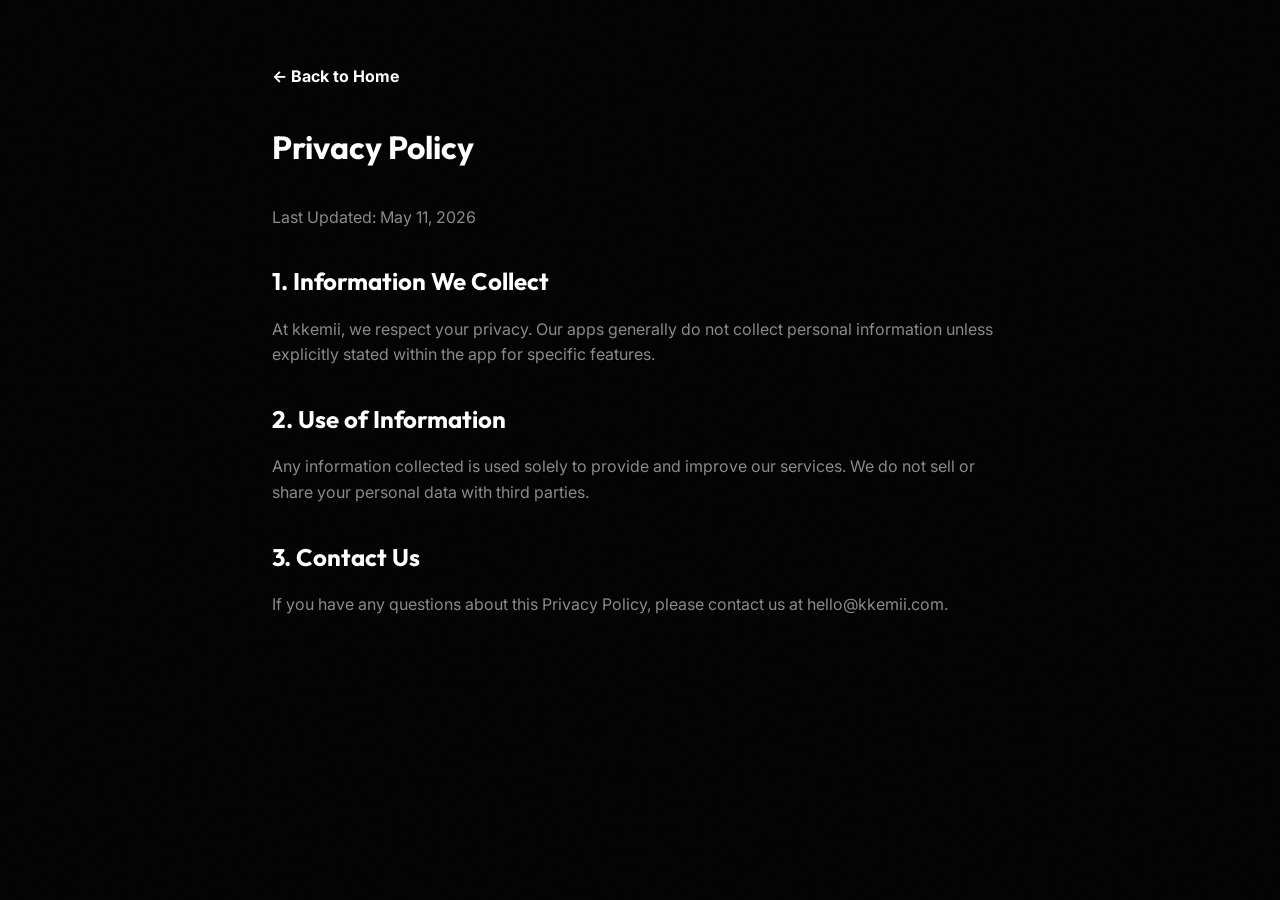
<file: privacy.html>
<!DOCTYPE html>
<html lang="ko">
<head>
    <meta charset="UTF-8">
    <meta name="viewport" content="width=device-width, initial-scale=1.0">
    <title>Privacy Policy | kkemii</title>
    <link rel="preconnect" href="https://fonts.googleapis.com">
    <link rel="preconnect" href="https://fonts.gstatic.com" crossorigin>
    <link href="https://fonts.googleapis.com/css2?family=Inter:wght@400;700&family=Outfit:wght@400;700;900&display=swap" rel="stylesheet">
    <link rel="stylesheet" href="index.css?v=2.0.10">
    <link rel="icon" type="image/png" href="favicon.png?v=2.0.10">
    <link rel="apple-touch-icon" href="favicon.png?v=2.0.1">
    <style>
        body {
            padding: 4rem 2rem;
            max-width: 800px;
            margin: 0 auto;
            line-height: 1.6;
        }
        h1 { margin-bottom: 2rem; color: var(--text-primary); }
        h2 { margin-top: 2rem; margin-bottom: 1rem; color: var(--text-primary); }
        p { color: var(--text-secondary); margin-bottom: 1rem; }
        .back-link {
            display: inline-block;
            margin-bottom: 2rem;
            color: var(--text-primary);
            text-decoration: none;
            font-weight: 700;
        }
    </style>
</head>
<body>
    <a href="/" class="back-link">← Back to Home</a>
    <h1>Privacy Policy</h1>
    <p>Last Updated: May 11, 2026</p>
    
    <h2>1. Information We Collect</h2>
    <p>At kkemii, we respect your privacy. Our apps generally do not collect personal information unless explicitly stated within the app for specific features.</p>
    
    <h2>2. Use of Information</h2>
    <p>Any information collected is used solely to provide and improve our services. We do not sell or share your personal data with third parties.</p>
    
    <h2>3. Contact Us</h2>
    <p>If you have any questions about this Privacy Policy, please contact us at hello@kkemii.com.</p>
</body>
</html>
</file>
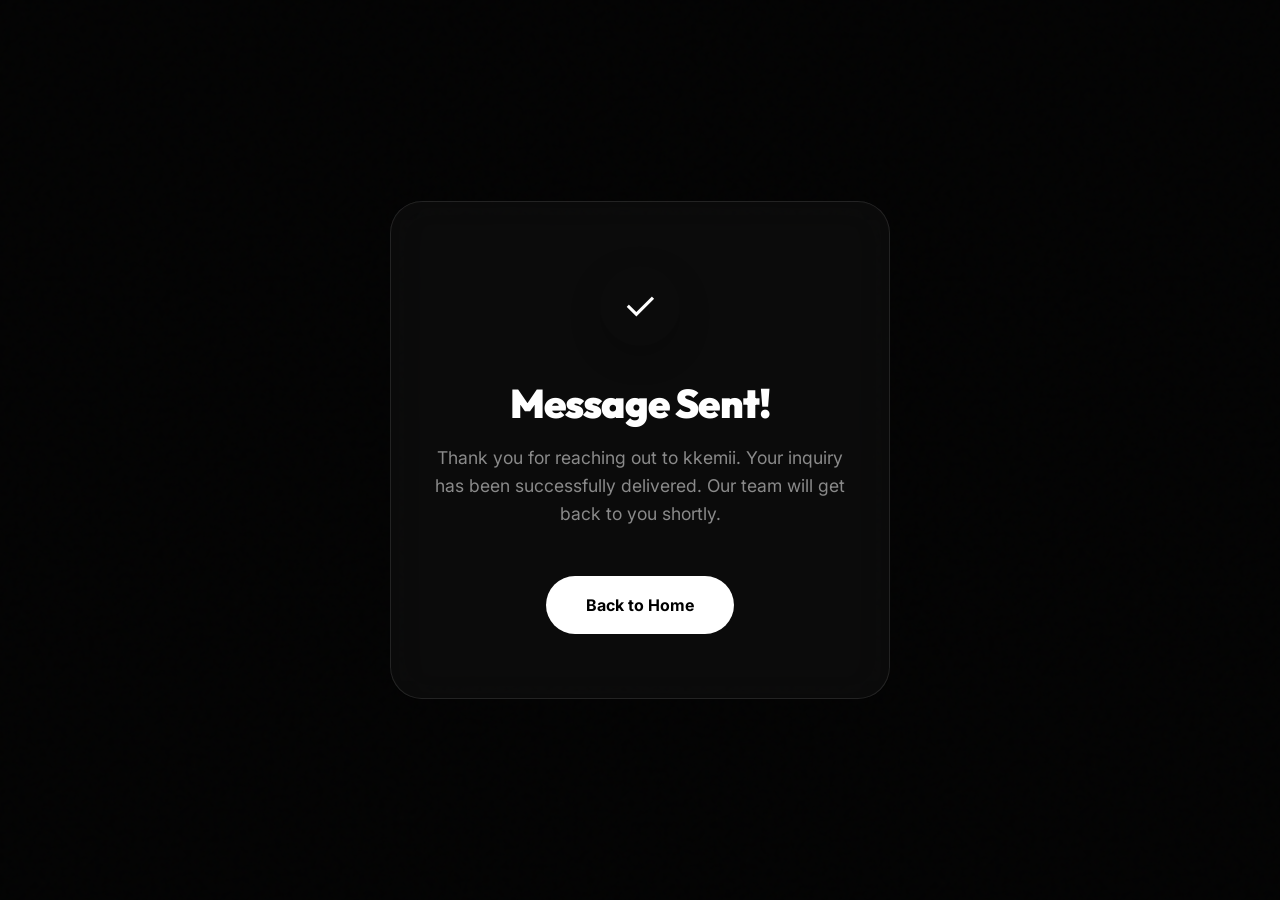
<file: success.html>
<!DOCTYPE html>
<html lang="ko">

<head>
    <meta charset="UTF-8">
    <meta name="viewport" content="width=device-width, initial-scale=1.0">
    <title>Message Sent | kkemii</title>
    <link rel="preconnect" href="https://fonts.googleapis.com">
    <link rel="preconnect" href="https://fonts.gstatic.com" crossorigin>
    <link href="https://fonts.googleapis.com/css2?family=Inter:wght@400;700;900&family=Outfit:wght@400;700;900&display=swap"
        rel="stylesheet">
    <link rel="stylesheet" href="index.css?v=2.0.10">
    <link rel="icon" type="image/png" href="favicon.png?v=2.0.10">
    <style>
        body {
            display: flex;
            align-items: center;
            justify-content: center;
            min-height: 100vh;
            margin: 0;
            background-color: var(--bg-color);
            color: var(--text-primary);
            text-align: center;
            padding: 2rem;
        }

        .success-container {
            max-width: 500px;
            padding: 4rem 2rem;
            background: rgba(255, 255, 255, 0.03);
            border: 1px solid rgba(255, 255, 255, 0.1);
            border-radius: 2rem;
            backdrop-filter: blur(20px);
            animation: fadeIn 0.8s ease-out;
        }

        @keyframes fadeIn {
            from { opacity: 0; transform: translateY(20px); }
            to { opacity: 1; transform: translateY(0); }
        }

        .success-icon {
            width: 80px;
            height: 80px;
            background: var(--accent-color);
            color: white;
            border-radius: 50%;
            display: flex;
            align-items: center;
            justify-content: center;
            font-size: 2.5rem;
            margin: 0 auto 2rem;
            box-shadow: 0 10px 30px rgba(0, 0, 0, 0.3);
        }

        h1 {
            font-family: 'Outfit', sans-serif;
            font-weight: 900;
            font-size: 2.5rem;
            margin-bottom: 1rem;
            letter-spacing: -0.02em;
        }

        p {
            color: var(--text-secondary);
            font-size: 1.1rem;
            margin-bottom: 3rem;
            line-height: 1.6;
        }

        .home-btn {
            display: inline-block;
            padding: 1.2rem 2.5rem;
            background: white;
            color: black;
            text-decoration: none;
            font-weight: 700;
            border-radius: 3rem;
            transition: all 0.3s ease;
        }

        .home-btn:hover {
            transform: translateY(-5px);
            box-shadow: 0 10px 25px rgba(255, 255, 255, 0.2);
        }
    </style>
</head>

<body>
    <div class="success-container">
        <div class="success-icon">✓</div>
        <h1>Message Sent!</h1>
        <p>Thank you for reaching out to kkemii. Your inquiry has been successfully delivered. Our team will get back to you shortly.</p>
        <a href="index.html" class="home-btn">Back to Home</a>
    </div>
</body>

</html>
</file>
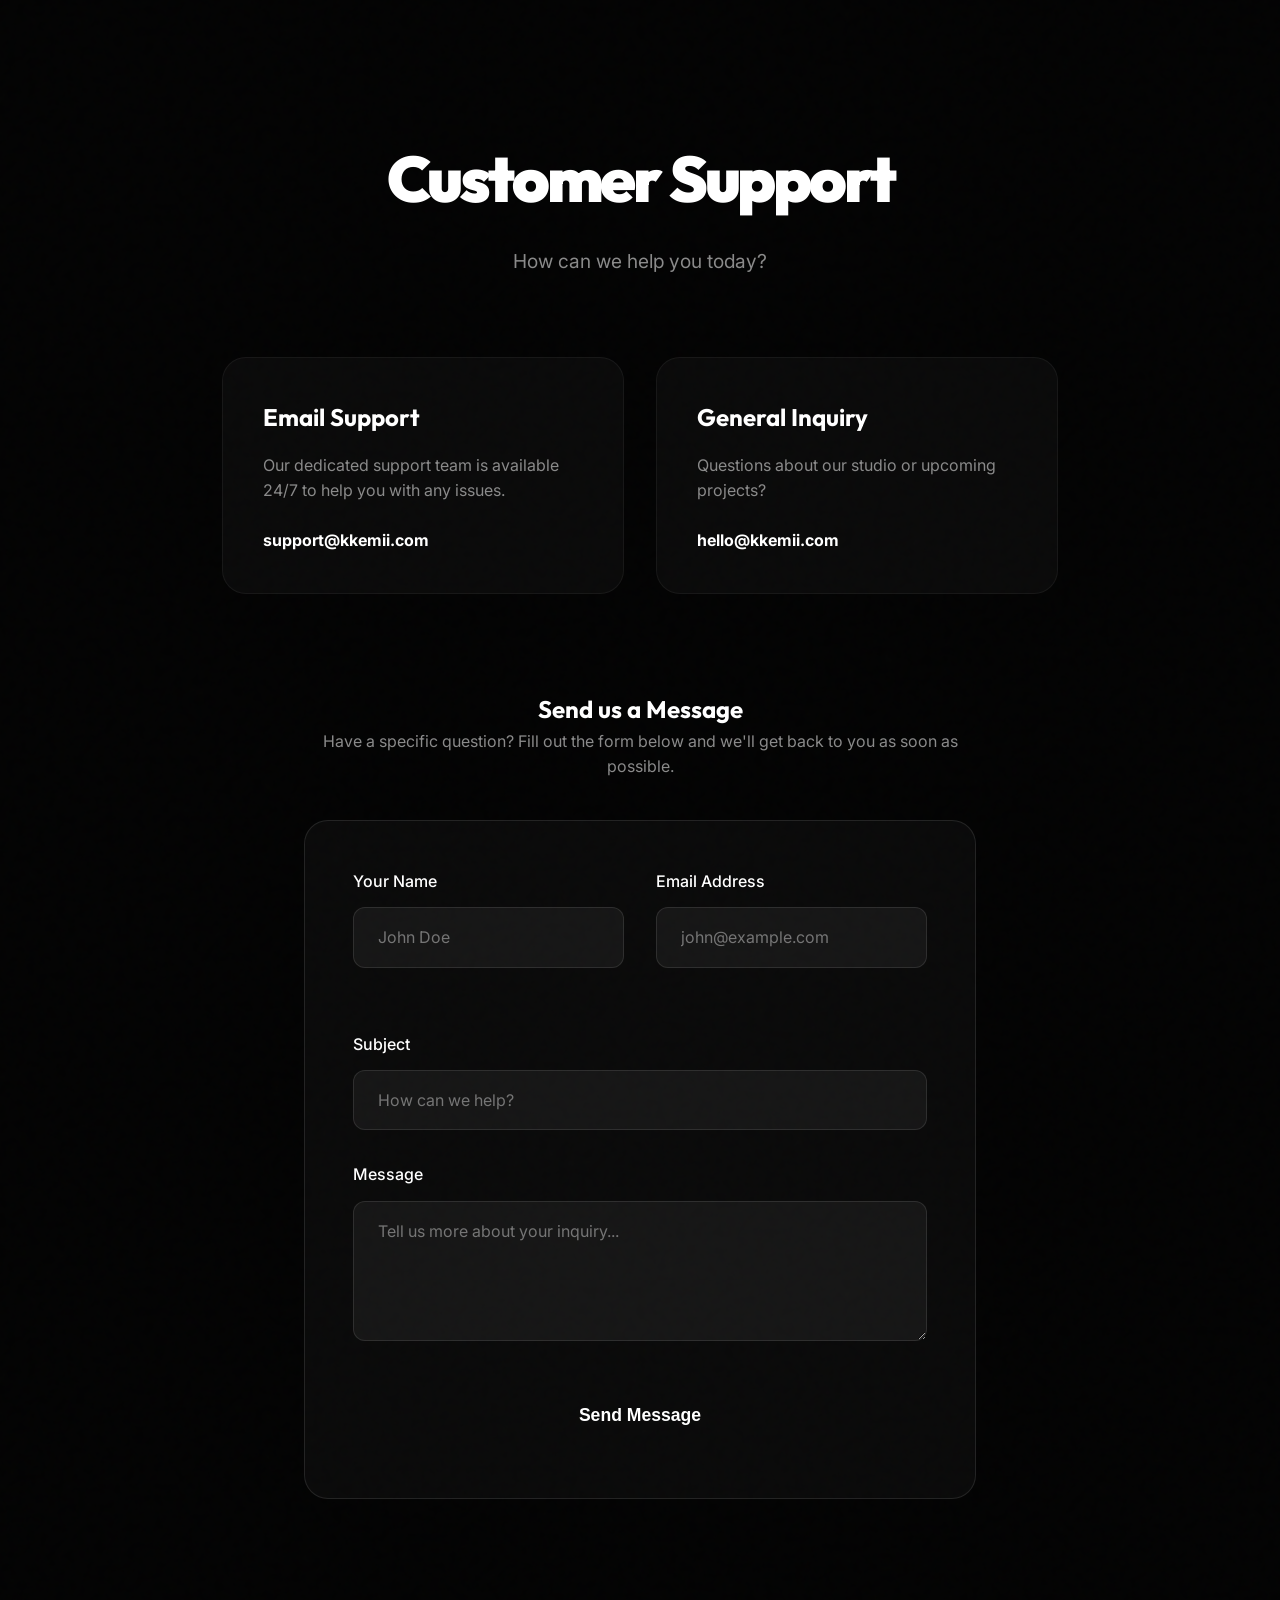
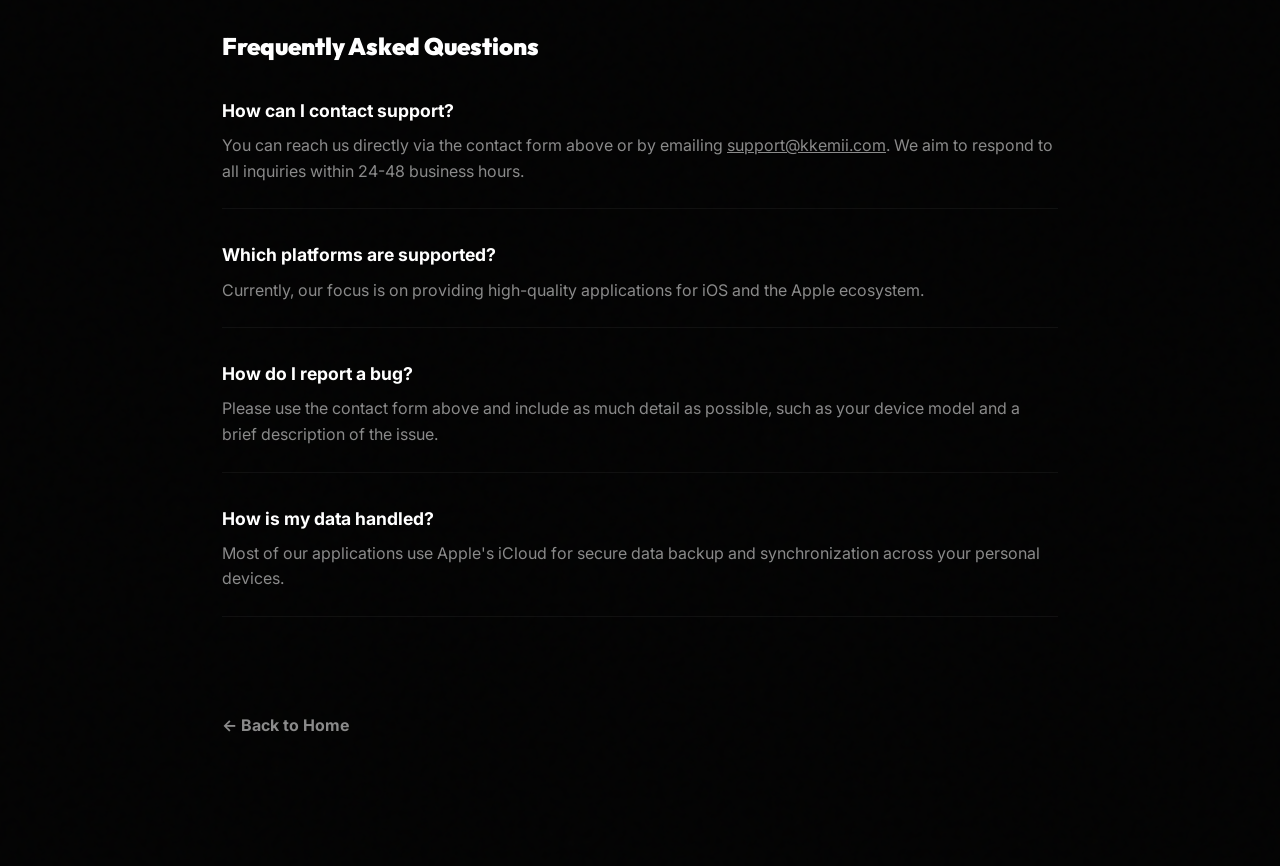
<file: support.html>
<!DOCTYPE html>
<html lang="ko">

<head>
    <meta charset="UTF-8">
    <meta name="viewport" content="width=device-width, initial-scale=1.0">
    <meta http-equiv="Cache-Control" content="no-cache, no-store, must-revalidate">
    <meta http-equiv="Pragma" content="no-cache">
    <meta http-equiv="Expires" content="0">
    <title>Customer Support | kkemii</title>
    <link rel="preconnect" href="https://fonts.googleapis.com">
    <link rel="preconnect" href="https://fonts.gstatic.com" crossorigin>
    <link href="https://fonts.googleapis.com/css2?family=Inter:wght@400;700&family=Outfit:wght@400;700;900&display=swap"
        rel="stylesheet">
    <link rel="stylesheet" href="index.css?v=2.0.10">
    <link rel="icon" type="image/png" href="favicon.png?v=2.0.10">
    <link rel="apple-touch-icon" href="favicon.png?v=2.0.1">
    <style>
        body {
            padding: 8rem 2rem;
            max-width: 900px;
            margin: 0 auto;
            line-height: 1.6;
            background-color: var(--bg-color);
            color: var(--text-primary);
        }

        .support-header {
            text-align: center;
            margin-bottom: 5rem;
        }

        .support-header h1 {
            font-size: clamp(2.5rem, 6vw, 4rem);
            font-weight: 900;
            margin-bottom: 1rem;
            letter-spacing: -0.05em;
        }

        .support-header p {
            color: var(--text-secondary);
            font-size: 1.2rem;
        }

        .support-grid {
            display: grid;
            grid-template-columns: repeat(auto-fit, minmax(280px, 1fr));
            gap: 2rem;
            margin-bottom: 5rem;
        }

        .support-card {
            background: rgba(255, 255, 255, 0.03);
            border: 1px solid rgba(255, 255, 255, 0.05);
            padding: 2.5rem;
            border-radius: 24px;
        }

        .support-card h3 {
            font-size: 1.5rem;
            margin-bottom: 1rem;
            color: var(--text-primary);
        }

        .support-card p {
            color: var(--text-secondary);
            margin-bottom: 1.5rem;
        }

        .support-link {
            color: var(--text-primary);
            text-decoration: none;
            font-weight: 700;
            border-bottom: 2px solid var(--text-gradient);
            padding-bottom: 2px;
        }

        .faq-section h2 {
            margin-bottom: 2rem;
            font-weight: 900;
        }

        .faq-item {
            margin-bottom: 2rem;
            border-bottom: 1px solid rgba(255, 255, 255, 0.05);
            padding-bottom: 1.5rem;
        }

        .faq-item h4 {
            font-size: 1.1rem;
            margin-bottom: 0.5rem;
            color: var(--text-primary);
        }

        .faq-item p {
            color: var(--text-secondary);
        }

        .back-home {
            display: inline-block;
            margin-top: 4rem;
            color: var(--text-secondary);
            text-decoration: none;
            font-weight: 700;
            transition: color 0.3s ease;
        }

        .back-home:hover {
            color: var(--text-primary);
        }
    </style>
</head>

<body>
    <div class="support-header">
        <h1>Customer Support</h1>
        <p>How can we help you today?</p>
    </div>

    <div class="support-grid">
        <div class="support-card">
            <h3>Email Support</h3>
            <p>Our dedicated support team is available 24/7 to help you with any issues.</p>
            <a href="mailto:support@kkemii.com" class="support-link">support@kkemii.com</a>
        </div>
        <div class="support-card">
            <h3>General Inquiry</h3>
            <p>Questions about our studio or upcoming projects?</p>
            <a href="mailto:hello@kkemii.com" class="support-link">hello@kkemii.com</a>
        </div>
    </div>

    <section class="contact-form-section">
        <h2>Send us a Message</h2>
        <p style="color: var(--text-secondary); margin-bottom: 2.5rem;">Have a specific question? Fill out the form
            below and we'll get back to you as soon as possible.</p>

        <form action="https://aged-dust-94c6.le-go0070.workers.dev" method="POST" class="contact-form">
            <div class="form-row">
                <div class="form-group">
                    <label for="name">Your Name</label>
                    <input type="text" id="name" name="name" placeholder="John Doe" required>
                </div>
                <div class="form-group">
                    <label for="email">Email Address</label>
                    <input type="email" id="email" name="_replyto" placeholder="john@example.com" required>
                </div>
            </div>
            <div class="form-group">
                <label for="subject">Subject</label>
                <input type="text" id="subject" name="subject" placeholder="How can we help?" required>
            </div>
            <div class="form-group">
                <label for="message">Message</label>
                <textarea id="message" name="message" rows="5" placeholder="Tell us more about your inquiry..."
                    required></textarea>
            </div>
            <!-- Honeypot field for bot protection -->
            <div style="display:none;">
                <label>Leave this field blank</label>
                <input type="text" name="honeypot" value="">
            </div>
            <button type="submit" class="submit-btn">Send Message</button>
        </form>
    </section>

    <section class="faq-section" style="margin-top: 8rem;">
        <h2>Frequently Asked Questions</h2>
        <div class="faq-item">
            <h4>How can I contact support?</h4>
            <p>You can reach us directly via the contact form above or by emailing <a href="mailto:support@kkemii.com" style="color: inherit;">support@kkemii.com</a>. We aim to respond to all inquiries within 24-48 business hours.</p>
        </div>
        <div class="faq-item">
            <h4>Which platforms are supported?</h4>
            <p>Currently, our focus is on providing high-quality applications for iOS and the Apple ecosystem.</p>
        </div>
        <div class="faq-item">
            <h4>How do I report a bug?</h4>
            <p>Please use the contact form above and include as much detail as possible, such as your device model and a brief description of the issue.</p>
        </div>
        <div class="faq-item">
            <h4>How is my data handled?</h4>
            <p>Most of our applications use Apple's iCloud for secure data backup and synchronization across your personal devices.</p>
        </div>
    </section>

    <a href="index.html" class="back-home">← Back to Home</a>
</body>

</html>
</file>
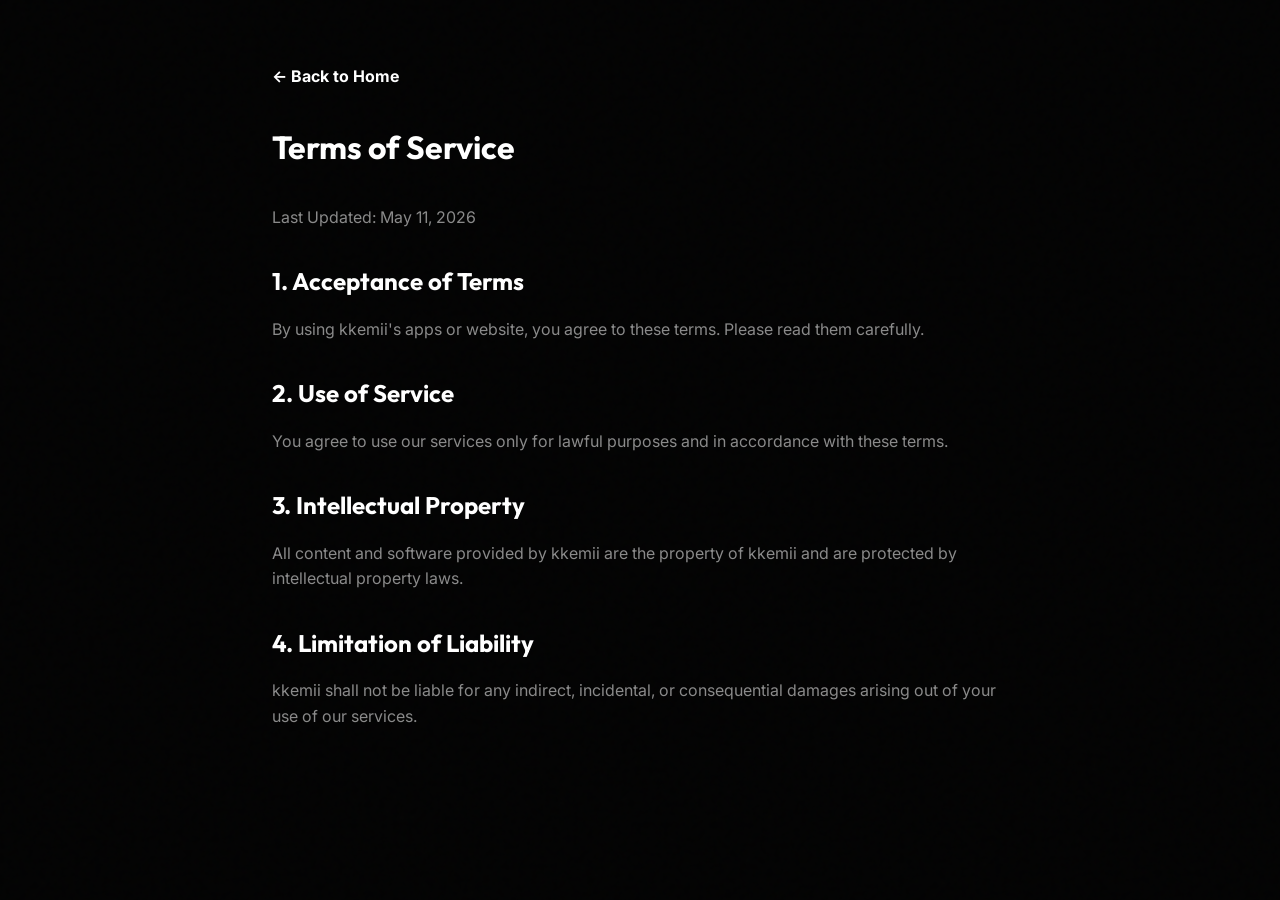
<file: terms.html>
<!DOCTYPE html>
<html lang="ko">
<head>
    <meta charset="UTF-8">
    <meta name="viewport" content="width=device-width, initial-scale=1.0">
    <title>Terms of Service | kkemii</title>
    <link rel="preconnect" href="https://fonts.googleapis.com">
    <link rel="preconnect" href="https://fonts.gstatic.com" crossorigin>
    <link href="https://fonts.googleapis.com/css2?family=Inter:wght@400;700&family=Outfit:wght@400;700;900&display=swap" rel="stylesheet">
    <link rel="stylesheet" href="index.css?v=2.0.10">
    <link rel="icon" type="image/png" href="favicon.png?v=2.0.10">
    <link rel="apple-touch-icon" href="favicon.png?v=2.0.1">
    <style>
        body {
            padding: 4rem 2rem;
            max-width: 800px;
            margin: 0 auto;
            line-height: 1.6;
        }
        h1 { margin-bottom: 2rem; color: var(--text-primary); }
        h2 { margin-top: 2rem; margin-bottom: 1rem; color: var(--text-primary); }
        p { color: var(--text-secondary); margin-bottom: 1rem; }
        .back-link {
            display: inline-block;
            margin-bottom: 2rem;
            color: var(--text-primary);
            text-decoration: none;
            font-weight: 700;
        }
    </style>
</head>
<body>
    <a href="/" class="back-link">← Back to Home</a>
    <h1>Terms of Service</h1>
    <p>Last Updated: May 11, 2026</p>
    
    <h2>1. Acceptance of Terms</h2>
    <p>By using kkemii's apps or website, you agree to these terms. Please read them carefully.</p>
    
    <h2>2. Use of Service</h2>
    <p>You agree to use our services only for lawful purposes and in accordance with these terms.</p>
    
    <h2>3. Intellectual Property</h2>
    <p>All content and software provided by kkemii are the property of kkemii and are protected by intellectual property laws.</p>
    
    <h2>4. Limitation of Liability</h2>
    <p>kkemii shall not be liable for any indirect, incidental, or consequential damages arising out of your use of our services.</p>
</body>
</html>
</file>
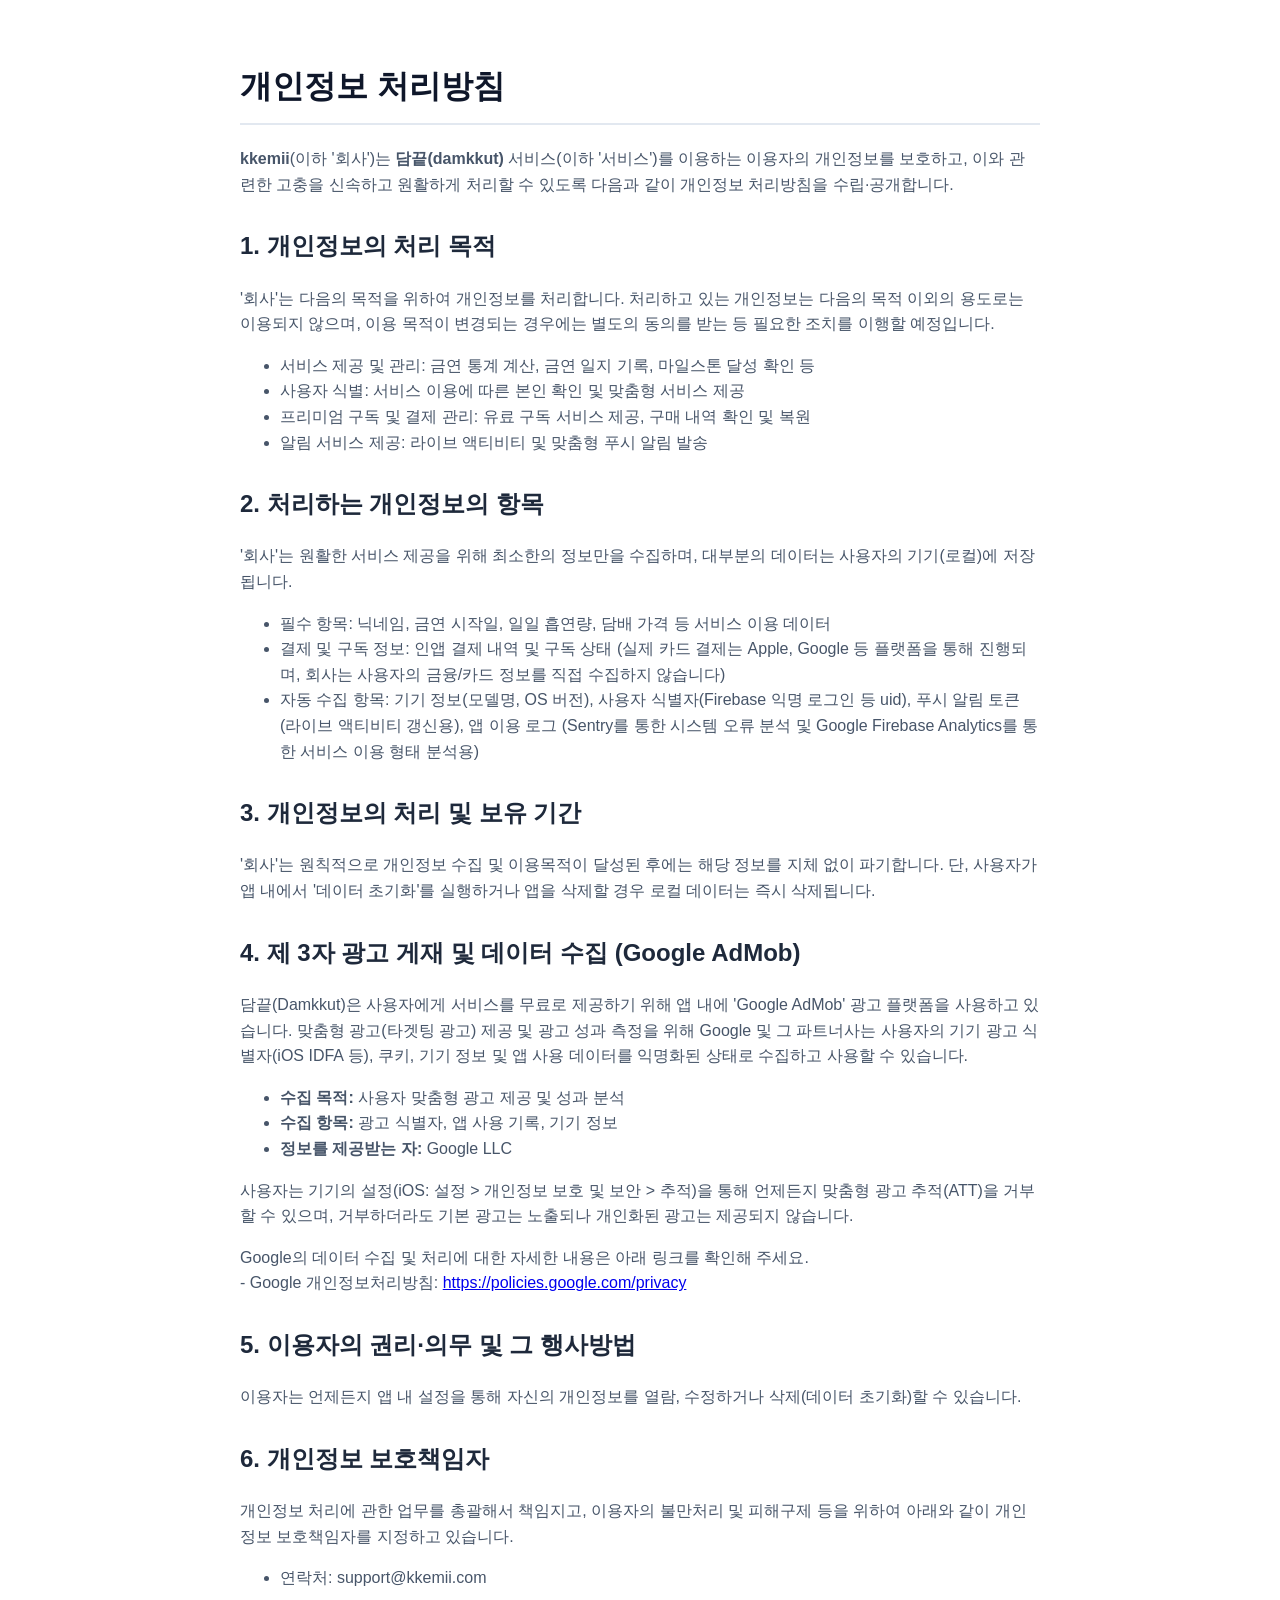
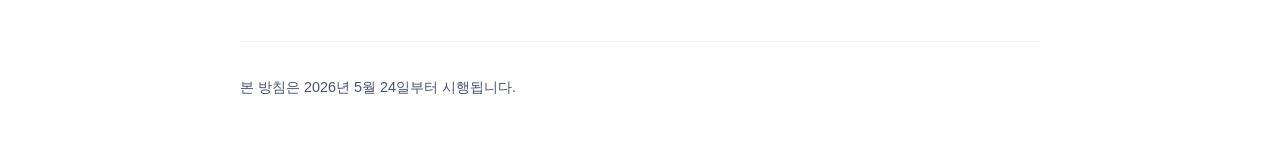
<file: damkkut/privacy.html>
<!DOCTYPE html>
<html lang="ko">

<head>
    <meta charset="UTF-8">
    <meta name="viewport" content="width=device-width, initial-scale=1.0">
    <title>개인정보 처리방침 : 담끝 (damkkut)</title>
    <style>
        body {
            font-family: -apple-system, BlinkMacSystemFont, "Segoe UI", Roboto, "Helvetica Neue", Arial, sans-serif;
            line-height: 1.6;
            color: #333;
            max-width: 800px;
            margin: 0 auto;
            padding: 40px 20px;
        }

        h1 {
            color: #0F172A;
            border-bottom: 2px solid #E2E8F0;
            padding-bottom: 10px;
        }

        h2 {
            color: #1E293B;
            margin-top: 30px;
        }

        p,
        li {
            color: #475569;
        }

        .footer {
            margin-top: 50px;
            font-size: 0.9em;
            color: #94A3B8;
            border-top: 1px solid #F1F5F9;
            padding-top: 20px;
        }
    </style>
</head>

<body>
    <h1>개인정보 처리방침</h1>
    <p><strong>kkemii</strong>(이하 '회사')는 <strong>담끝(damkkut)</strong> 서비스(이하 '서비스')를 이용하는 이용자의 개인정보를 보호하고, 이와 관련한 고충을
        신속하고 원활하게 처리할 수 있도록 다음과 같이 개인정보 처리방침을 수립·공개합니다.</p>

    <h2>1. 개인정보의 처리 목적</h2>
    <p>'회사'는 다음의 목적을 위하여 개인정보를 처리합니다. 처리하고 있는 개인정보는 다음의 목적 이외의 용도로는 이용되지 않으며, 이용 목적이 변경되는 경우에는 별도의 동의를 받는 등 필요한 조치를 이행할
        예정입니다.</p>
    <ul>
        <li>서비스 제공 및 관리: 금연 통계 계산, 금연 일지 기록, 마일스톤 달성 확인 등</li>
        <li>사용자 식별: 서비스 이용에 따른 본인 확인 및 맞춤형 서비스 제공</li>
        <li>프리미엄 구독 및 결제 관리: 유료 구독 서비스 제공, 구매 내역 확인 및 복원</li>
        <li>알림 서비스 제공: 라이브 액티비티 및 맞춤형 푸시 알림 발송</li>
    </ul>

    <h2>2. 처리하는 개인정보의 항목</h2>
    <p>'회사'는 원활한 서비스 제공을 위해 최소한의 정보만을 수집하며, 대부분의 데이터는 사용자의 기기(로컬)에 저장됩니다.</p>

    <ul>
        <li>필수 항목: 닉네임, 금연 시작일, 일일 흡연량, 담배 가격 등 서비스 이용 데이터</li>
        <li>결제 및 구독 정보: 인앱 결제 내역 및 구독 상태 (실제 카드 결제는 Apple, Google 등 플랫폼을 통해 진행되며, 회사는 사용자의 금융/카드 정보를 직접 수집하지 않습니다)</li>
        <li>자동 수집 항목: 기기 정보(모델명, OS 버전), 사용자 식별자(Firebase 익명 로그인 등 uid), 푸시 알림 토큰(라이브 액티비티 갱신용), 앱 이용 로그 (Sentry를 통한 시스템
            오류 분석 및 Google Firebase Analytics를 통한 서비스 이용 형태 분석용)</li>
    </ul>

    <h2>3. 개인정보의 처리 및 보유 기간</h2>
    <p>'회사'는 원칙적으로 개인정보 수집 및 이용목적이 달성된 후에는 해당 정보를 지체 없이 파기합니다. 단, 사용자가 앱 내에서 '데이터 초기화'를 실행하거나 앱을 삭제할 경우 로컬 데이터는 즉시
        삭제됩니다.</p>

    <h2>4. 제 3자 광고 게재 및 데이터 수집 (Google AdMob)</h2>
    <p>담끝(Damkkut)은 사용자에게 서비스를 무료로 제공하기 위해 앱 내에 'Google AdMob' 광고 플랫폼을 사용하고 있습니다. 맞춤형 광고(타겟팅 광고) 제공 및 광고 성과 측정을 위해
        Google 및 그 파트너사는 사용자의 기기 광고 식별자(iOS IDFA 등), 쿠키, 기기 정보 및 앱 사용 데이터를 익명화된 상태로 수집하고 사용할 수 있습니다.</p>
    <ul>
        <li><strong>수집 목적:</strong> 사용자 맞춤형 광고 제공 및 성과 분석</li>
        <li><strong>수집 항목:</strong> 광고 식별자, 앱 사용 기록, 기기 정보</li>
        <li><strong>정보를 제공받는 자:</strong> Google LLC</li>
    </ul>
    <p>사용자는 기기의 설정(iOS: 설정 > 개인정보 보호 및 보안 > 추적)을 통해 언제든지 맞춤형 광고 추적(ATT)을 거부할 수 있으며, 거부하더라도 기본 광고는 노출되나 개인화된 광고는 제공되지
        않습니다.</p>
    <p>Google의 데이터 수집 및 처리에 대한 자세한 내용은 아래 링크를 확인해 주세요.<br>
        - Google 개인정보처리방침: <a href="https://policies.google.com/privacy">https://policies.google.com/privacy</a></p>

    <h2>5. 이용자의 권리·의무 및 그 행사방법</h2>
    <p>이용자는 언제든지 앱 내 설정을 통해 자신의 개인정보를 열람, 수정하거나 삭제(데이터 초기화)할 수 있습니다.</p>

    <h2>6. 개인정보 보호책임자</h2>
    <p>개인정보 처리에 관한 업무를 총괄해서 책임지고, 이용자의 불만처리 및 피해구제 등을 위하여 아래와 같이 개인정보 보호책임자를 지정하고 있습니다.</p>
    <ul>
        <li>연락처: support@kkemii.com</li>
    </ul>

    <div class="footer">
        <p>본 방침은 2026년 5월 24일부터 시행됩니다.</p>
    </div>
</body>

</html>
</file>
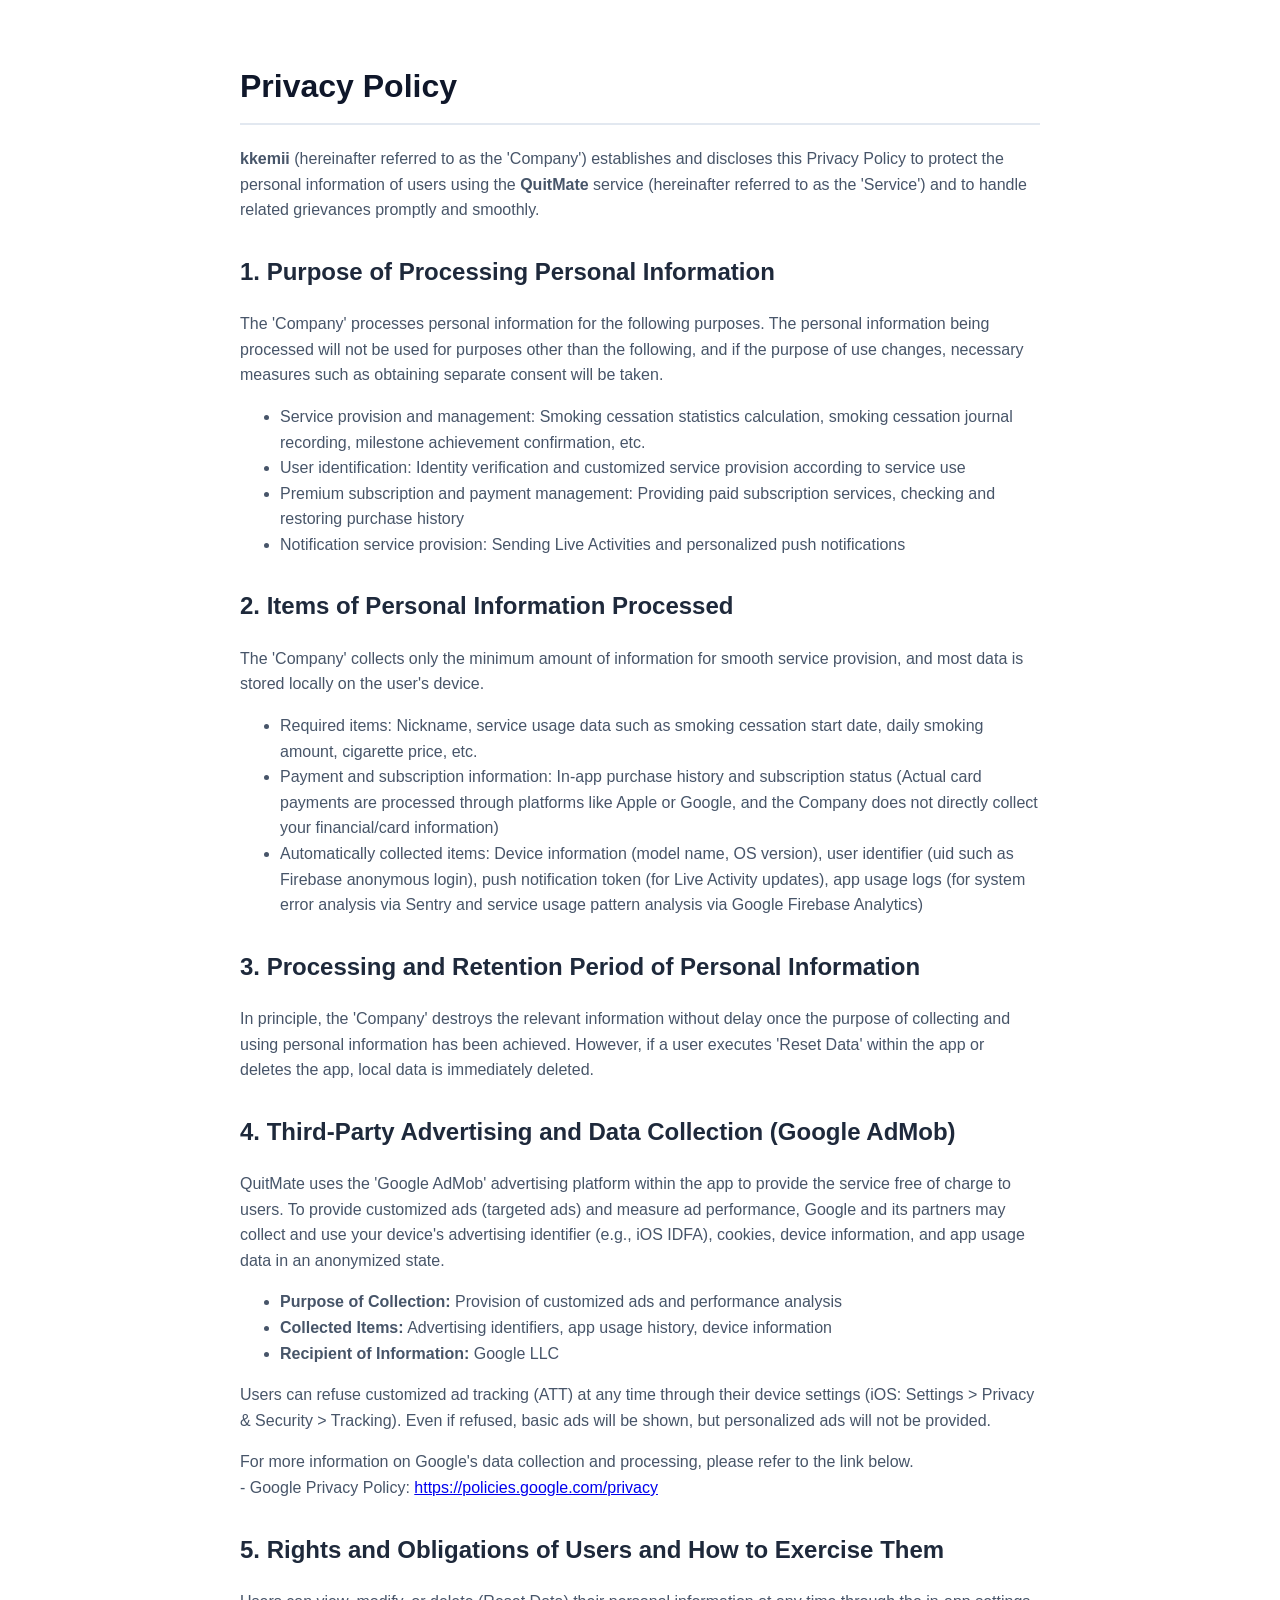
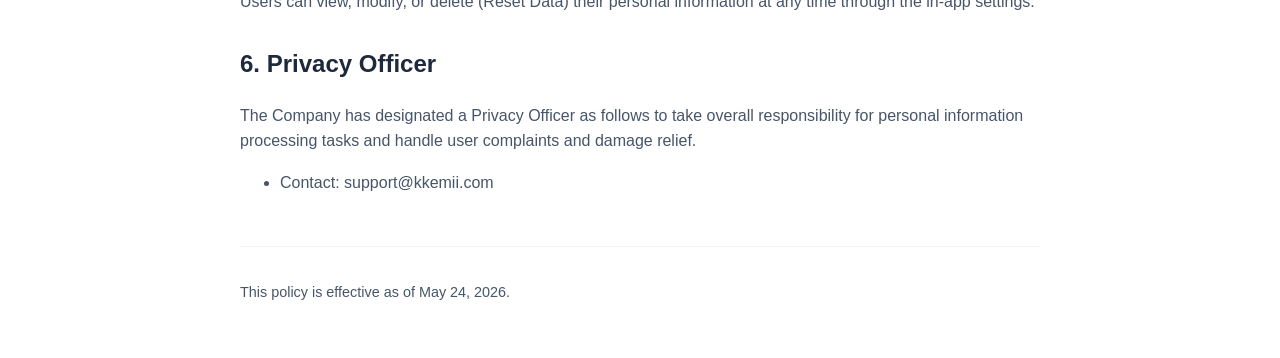
<file: damkkut/privacy_en.html>
<!DOCTYPE html>
<html lang="en">
<head>
    <meta charset="UTF-8">
    <meta name="viewport" content="width=device-width, initial-scale=1.0">
    <title>Privacy Policy - QuitMate</title>
    <style>
        body { font-family: -apple-system, BlinkMacSystemFont, "Segoe UI", Roboto, "Helvetica Neue", Arial, sans-serif; line-height: 1.6; color: #333; max-width: 800px; margin: 0 auto; padding: 40px 20px; }
        h1 { color: #0F172A; border-bottom: 2px solid #E2E8F0; padding-bottom: 10px; }
        h2 { color: #1E293B; margin-top: 30px; }
        p, li { color: #475569; }
        .footer { margin-top: 50px; font-size: 0.9em; color: #94A3B8; border-top: 1px solid #F1F5F9; padding-top: 20px; }
    </style>
</head>
<body>
    <h1>Privacy Policy</h1>
    <p><strong>kkemii</strong> (hereinafter referred to as the 'Company') establishes and discloses this Privacy Policy to protect the personal information of users using the <strong>QuitMate</strong> service (hereinafter referred to as the 'Service') and to handle related grievances promptly and smoothly.</p>

    <h2>1. Purpose of Processing Personal Information</h2>
    <p>The 'Company' processes personal information for the following purposes. The personal information being processed will not be used for purposes other than the following, and if the purpose of use changes, necessary measures such as obtaining separate consent will be taken.</p>
    <ul>
        <li>Service provision and management: Smoking cessation statistics calculation, smoking cessation journal recording, milestone achievement confirmation, etc.</li>
        <li>User identification: Identity verification and customized service provision according to service use</li>
        <li>Premium subscription and payment management: Providing paid subscription services, checking and restoring purchase history</li>
        <li>Notification service provision: Sending Live Activities and personalized push notifications</li>
    </ul>

    <h2>2. Items of Personal Information Processed</h2>
    <p>The 'Company' collects only the minimum amount of information for smooth service provision, and most data is stored locally on the user's device.</p>

    <ul>
        <li>Required items: Nickname, service usage data such as smoking cessation start date, daily smoking amount, cigarette price, etc.</li>
        <li>Payment and subscription information: In-app purchase history and subscription status (Actual card payments are processed through platforms like Apple or Google, and the Company does not directly collect your financial/card information)</li>
        <li>Automatically collected items: Device information (model name, OS version), user identifier (uid such as Firebase anonymous login), push notification token (for Live Activity updates), app usage logs (for system error analysis via Sentry and service usage pattern analysis via Google Firebase Analytics)</li>
    </ul>

    <h2>3. Processing and Retention Period of Personal Information</h2>
    <p>In principle, the 'Company' destroys the relevant information without delay once the purpose of collecting and using personal information has been achieved. However, if a user executes 'Reset Data' within the app or deletes the app, local data is immediately deleted.</p>

    <h2>4. Third-Party Advertising and Data Collection (Google AdMob)</h2>
    <p>QuitMate uses the 'Google AdMob' advertising platform within the app to provide the service free of charge to users. To provide customized ads (targeted ads) and measure ad performance, Google and its partners may collect and use your device's advertising identifier (e.g., iOS IDFA), cookies, device information, and app usage data in an anonymized state.</p>
    <ul>
        <li><strong>Purpose of Collection:</strong> Provision of customized ads and performance analysis</li>
        <li><strong>Collected Items:</strong> Advertising identifiers, app usage history, device information</li>
        <li><strong>Recipient of Information:</strong> Google LLC</li>
    </ul>
    <p>Users can refuse customized ad tracking (ATT) at any time through their device settings (iOS: Settings > Privacy & Security > Tracking). Even if refused, basic ads will be shown, but personalized ads will not be provided.</p>
    <p>For more information on Google's data collection and processing, please refer to the link below.<br>
    - Google Privacy Policy: <a href="https://policies.google.com/privacy">https://policies.google.com/privacy</a></p>

    <h2>5. Rights and Obligations of Users and How to Exercise Them</h2>
    <p>Users can view, modify, or delete (Reset Data) their personal information at any time through the in-app settings.</p>

    <h2>6. Privacy Officer</h2>
    <p>The Company has designated a Privacy Officer as follows to take overall responsibility for personal information processing tasks and handle user complaints and damage relief.</p>
    <ul>
        <li>Contact: support@kkemii.com</li>
    </ul>

    <div class="footer">
        <p>This policy is effective as of May 24, 2026.</p>
    </div>
</body>
</html>
</file>
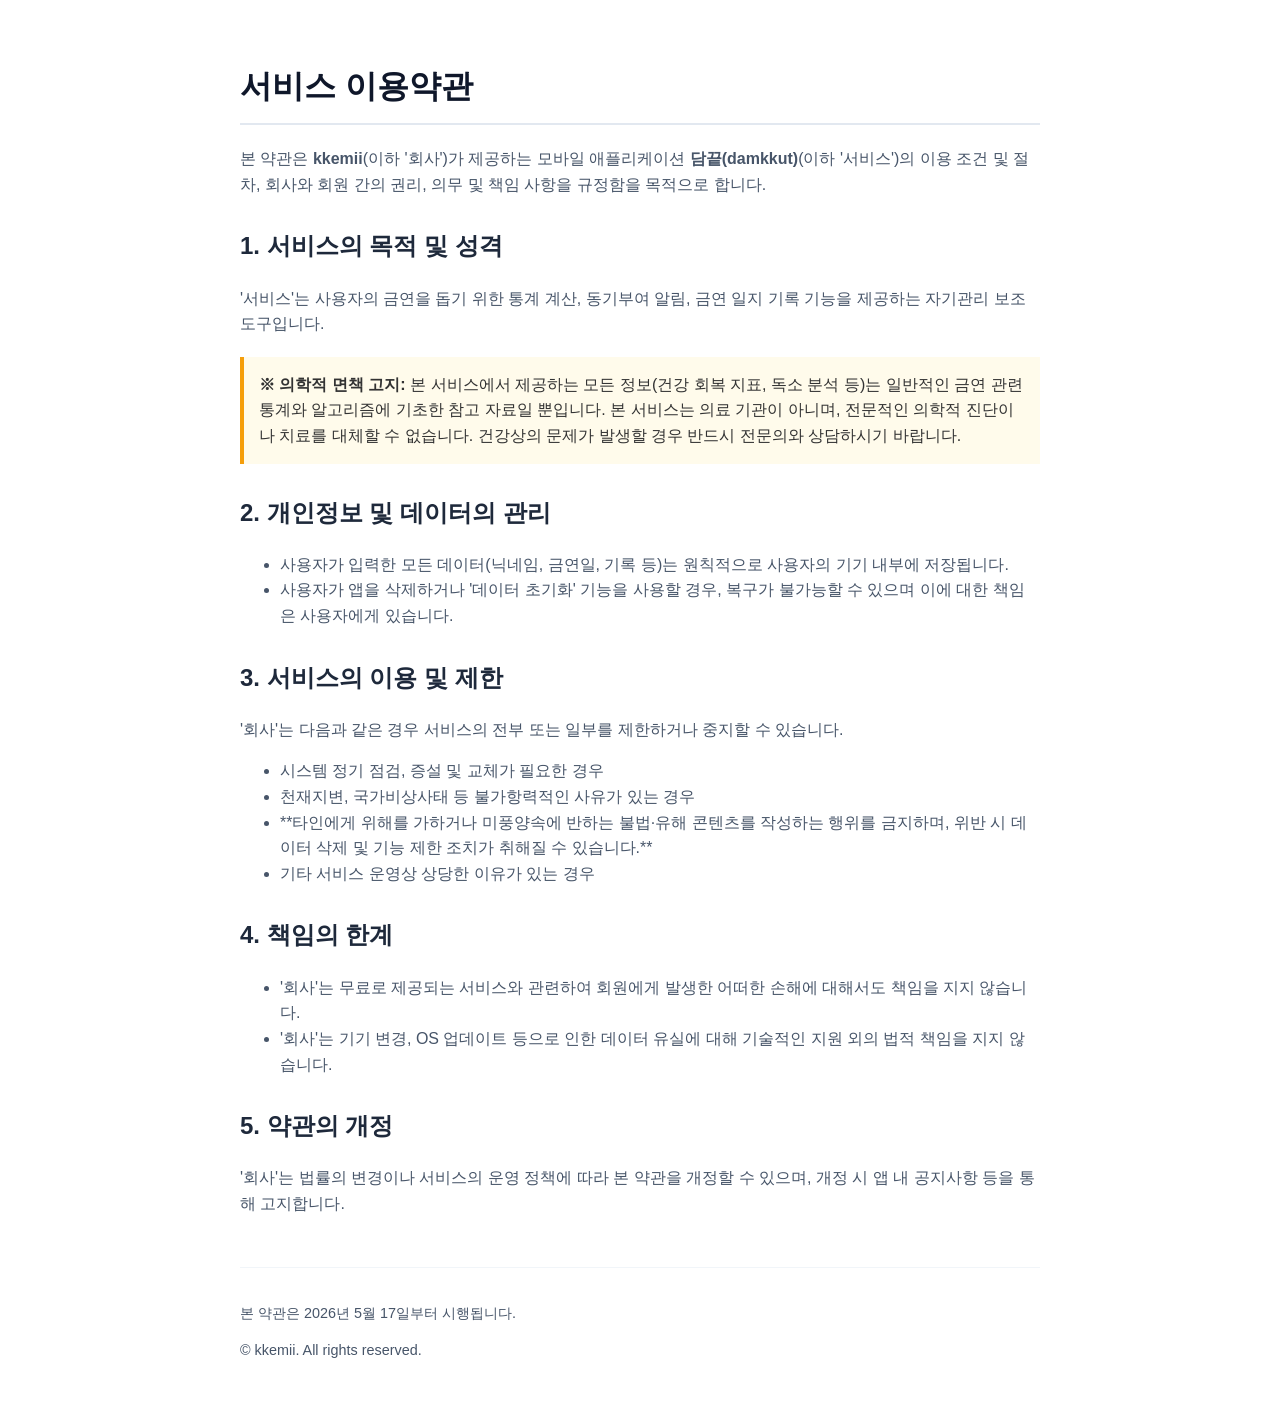
<file: damkkut/terms.html>
<!DOCTYPE html>
<html lang="ko">

<head>
    <meta charset="UTF-8">
    <meta name="viewport" content="width=device-width, initial-scale=1.0">
    <title>이용약관 - 담끝 (damkkut)</title>
    <style>
        body {
            font-family: -apple-system, BlinkMacSystemFont, "Segoe UI", Roboto, "Helvetica Neue", Arial, sans-serif;
            line-height: 1.6;
            color: #333;
            max-width: 800px;
            margin: 0 auto;
            padding: 40px 20px;
        }

        h1 {
            color: #0F172A;
            border-bottom: 2px solid #E2E8F0;
            padding-bottom: 10px;
        }

        h2 {
            color: #1E293B;
            margin-top: 30px;
        }

        p,
        li {
            color: #475569;
        }

        .caution {
            background-color: #FFFBEB;
            border-left: 4px solid #F59E0B;
            padding: 15px;
            margin: 20px 0;
            font-weight: 500;
        }

        .footer {
            margin-top: 50px;
            font-size: 0.9em;
            color: #94A3B8;
            border-top: 1px solid #F1F5F9;
            padding-top: 20px;
        }
    </style>
</head>

<body>
    <h1>서비스 이용약관</h1>
    <p>본 약관은 <strong>kkemii</strong>(이하 '회사')가 제공하는 모바일 애플리케이션 <strong>담끝(damkkut)</strong>(이하 '서비스')의 이용 조건 및 절차, 회사와
        회원 간의 권리, 의무 및 책임 사항을 규정함을 목적으로 합니다.</p>

    <h2>1. 서비스의 목적 및 성격</h2>
    <p>'서비스'는 사용자의 금연을 돕기 위한 통계 계산, 동기부여 알림, 금연 일지 기록 기능을 제공하는 자기관리 보조 도구입니다.</p>
    <div class="caution">
        <strong>※ 의학적 면책 고지:</strong> 본 서비스에서 제공하는 모든 정보(건강 회복 지표, 독소 분석 등)는 일반적인 금연 관련 통계와 알고리즘에 기초한 참고 자료일 뿐입니다. 본
        서비스는 의료 기관이 아니며, 전문적인 의학적 진단이나 치료를 대체할 수 없습니다. 건강상의 문제가 발생할 경우 반드시 전문의와 상담하시기 바랍니다.
    </div>

    <h2>2. 개인정보 및 데이터의 관리</h2>
    <ul>
        <li>사용자가 입력한 모든 데이터(닉네임, 금연일, 기록 등)는 원칙적으로 사용자의 기기 내부에 저장됩니다.</li>
        <li>사용자가 앱을 삭제하거나 '데이터 초기화' 기능을 사용할 경우, 복구가 불가능할 수 있으며 이에 대한 책임은 사용자에게 있습니다.</li>
    </ul>

    <h2>3. 서비스의 이용 및 제한</h2>
    <p>'회사'는 다음과 같은 경우 서비스의 전부 또는 일부를 제한하거나 중지할 수 있습니다.</p>
    <ul>
        <li>시스템 정기 점검, 증설 및 교체가 필요한 경우</li>
        <li>천재지변, 국가비상사태 등 불가항력적인 사유가 있는 경우</li>
        <li>**타인에게 위해를 가하거나 미풍양속에 반하는 불법·유해 콘텐츠를 작성하는 행위를 금지하며, 위반 시 데이터 삭제 및 기능 제한 조치가 취해질 수 있습니다.**</li>
        <li>기타 서비스 운영상 상당한 이유가 있는 경우</li>
    </ul>
    <h2>4. 책임의 한계</h2>
    <ul>
        <li>'회사'는 무료로 제공되는 서비스와 관련하여 회원에게 발생한 어떠한 손해에 대해서도 책임을 지지 않습니다.</li>
        <li>'회사'는 기기 변경, OS 업데이트 등으로 인한 데이터 유실에 대해 기술적인 지원 외의 법적 책임을 지지 않습니다.</li>
    </ul>

    <h2>5. 약관의 개정</h2>
    <p>'회사'는 법률의 변경이나 서비스의 운영 정책에 따라 본 약관을 개정할 수 있으며, 개정 시 앱 내 공지사항 등을 통해 고지합니다.</p>

    <div class="footer">
        <p>본 약관은 2026년 5월 17일부터 시행됩니다.</p>
        <p>© kkemii. All rights reserved.</p>
    </div>
</body>

</html>
</file>
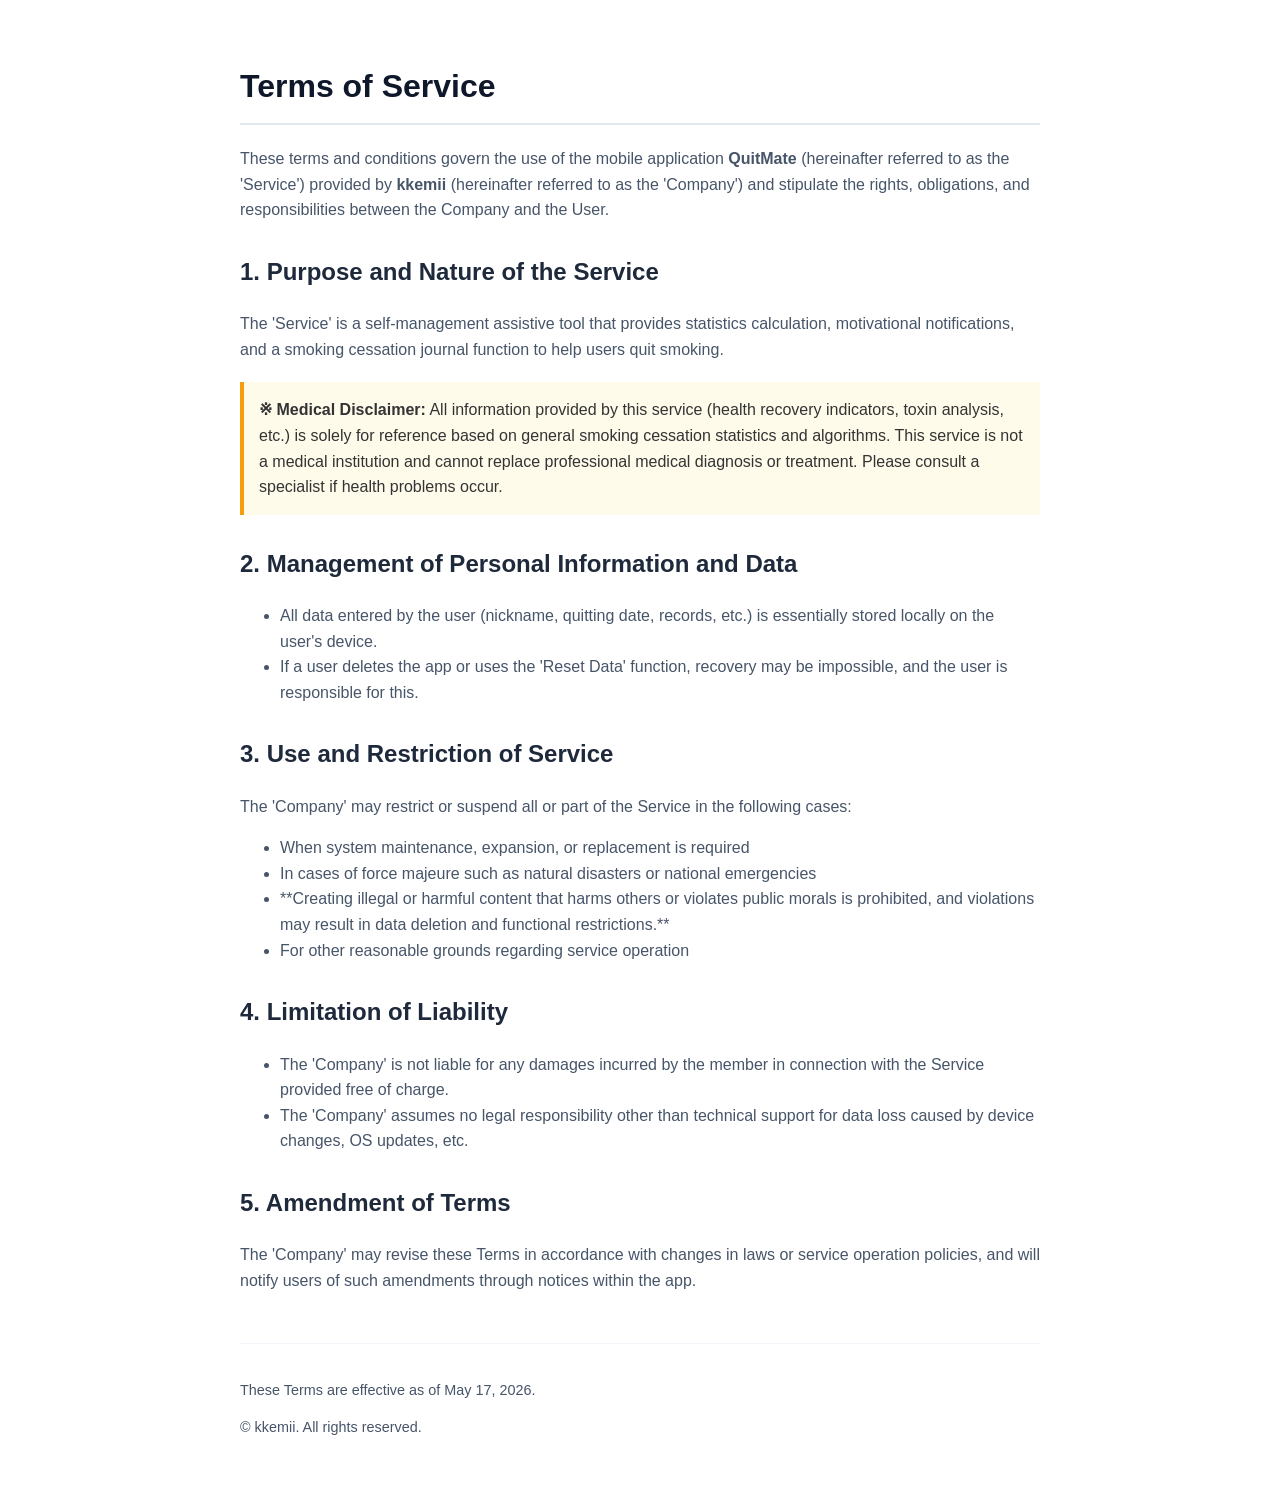
<file: damkkut/terms_en.html>
<!DOCTYPE html>
<html lang="en">

<head>
    <meta charset="UTF-8">
    <meta name="viewport" content="width=device-width, initial-scale=1.0">
    <title>Terms of Service - QuitMate</title>
    <style>
        body {
            font-family: -apple-system, BlinkMacSystemFont, "Segoe UI", Roboto, "Helvetica Neue", Arial, sans-serif;
            line-height: 1.6;
            color: #333;
            max-width: 800px;
            margin: 0 auto;
            padding: 40px 20px;
        }

        h1 {
            color: #0F172A;
            border-bottom: 2px solid #E2E8F0;
            padding-bottom: 10px;
        }

        h2 {
            color: #1E293B;
            margin-top: 30px;
        }

        p,
        li {
            color: #475569;
        }

        .caution {
            background-color: #FFFBEB;
            border-left: 4px solid #F59E0B;
            padding: 15px;
            margin: 20px 0;
            font-weight: 500;
        }

        .footer {
            margin-top: 50px;
            font-size: 0.9em;
            color: #94A3B8;
            border-top: 1px solid #F1F5F9;
            padding-top: 20px;
        }
    </style>
</head>

<body>
    <h1>Terms of Service</h1>
    <p>These terms and conditions govern the use of the mobile application <strong>QuitMate</strong> (hereinafter referred to as the 'Service') provided by <strong>kkemii</strong> (hereinafter referred to as the 'Company') and stipulate the rights, obligations, and responsibilities between the Company and the User.</p>

    <h2>1. Purpose and Nature of the Service</h2>
    <p>The 'Service' is a self-management assistive tool that provides statistics calculation, motivational notifications, and a smoking cessation journal function to help users quit smoking.</p>
    <div class="caution">
        <strong>※ Medical Disclaimer:</strong> All information provided by this service (health recovery indicators, toxin analysis, etc.) is solely for reference based on general smoking cessation statistics and algorithms. This service is not a medical institution and cannot replace professional medical diagnosis or treatment. Please consult a specialist if health problems occur.
    </div>

    <h2>2. Management of Personal Information and Data</h2>
    <ul>
        <li>All data entered by the user (nickname, quitting date, records, etc.) is essentially stored locally on the user's device.</li>
        <li>If a user deletes the app or uses the 'Reset Data' function, recovery may be impossible, and the user is responsible for this.</li>
    </ul>

    <h2>3. Use and Restriction of Service</h2>
    <p>The 'Company' may restrict or suspend all or part of the Service in the following cases:</p>
    <ul>
        <li>When system maintenance, expansion, or replacement is required</li>
        <li>In cases of force majeure such as natural disasters or national emergencies</li>
        <li>**Creating illegal or harmful content that harms others or violates public morals is prohibited, and violations may result in data deletion and functional restrictions.**</li>
        <li>For other reasonable grounds regarding service operation</li>
    </ul>
    <h2>4. Limitation of Liability</h2>
    <ul>
        <li>The 'Company' is not liable for any damages incurred by the member in connection with the Service provided free of charge.</li>
        <li>The 'Company' assumes no legal responsibility other than technical support for data loss caused by device changes, OS updates, etc.</li>
    </ul>

    <h2>5. Amendment of Terms</h2>
    <p>The 'Company' may revise these Terms in accordance with changes in laws or service operation policies, and will notify users of such amendments through notices within the app.</p>

    <div class="footer">
        <p>These Terms are effective as of May 17, 2026.</p>
        <p>© kkemii. All rights reserved.</p>
    </div>
</body>

</html>
</file>
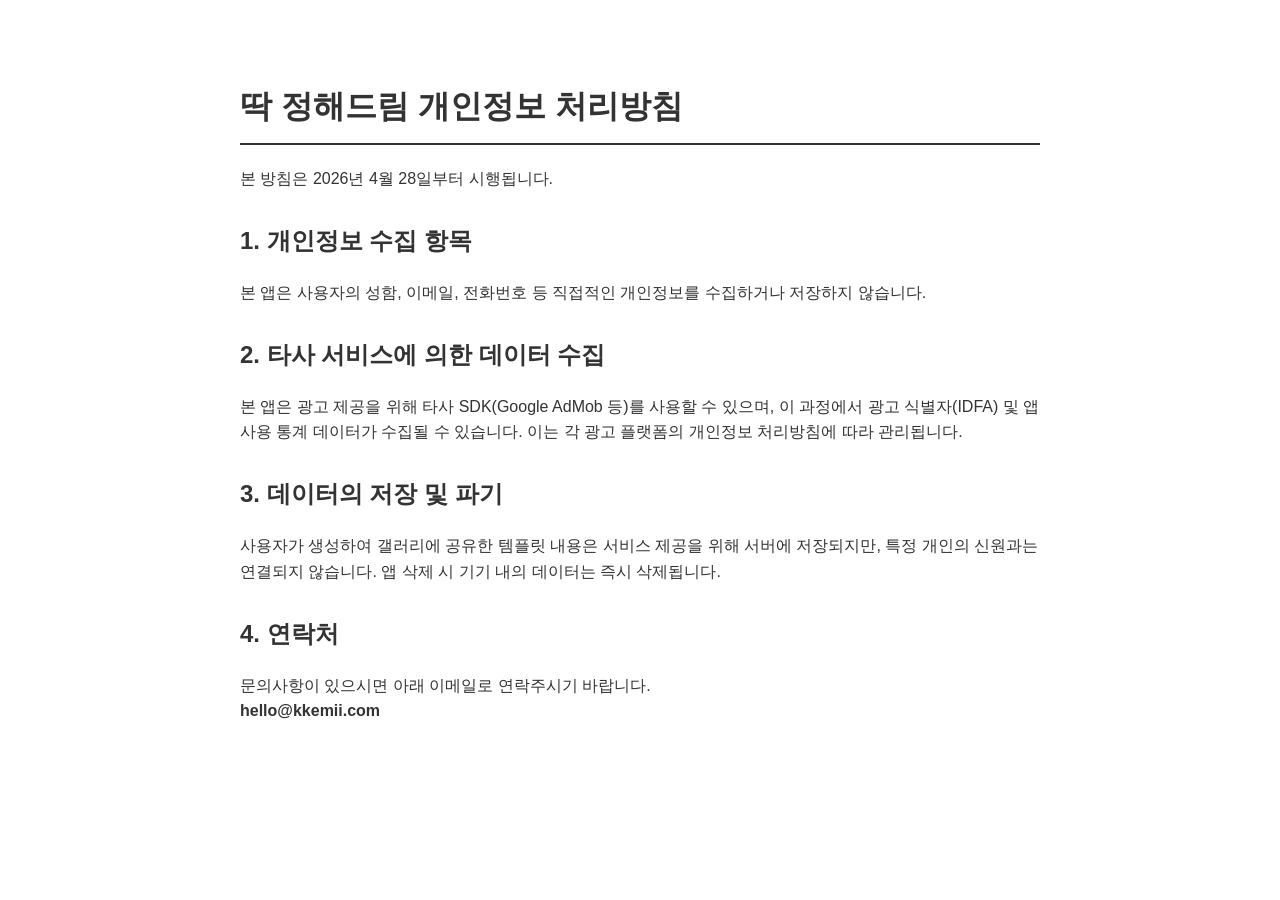
<file: TTAK/privacy.html>
<!DOCTYPE html>
<html lang="ko">
<head>
    <meta charset="UTF-8">
    <meta name="viewport" content="width=device-width, initial-scale=1.0">
    <title>딱 정해드림 - 개인정보 처리방침</title>
    <style>
        body { font-family: sans-serif; line-height: 1.6; max-width: 800px; margin: 40px auto; padding: 20px; color: #333; }
        h1 { border-bottom: 2px solid #333; padding-bottom: 10px; }
        h2 { margin-top: 30px; }
    </style>
</head>
<body>
    <h1>딱 정해드림 개인정보 처리방침</h1>
    <p>본 방침은 2026년 4월 28일부터 시행됩니다.</p>
    <h2>1. 개인정보 수집 항목</h2>
    <p>본 앱은 사용자의 성함, 이메일, 전화번호 등 직접적인 개인정보를 수집하거나 저장하지 않습니다.</p>
    <h2>2. 타사 서비스에 의한 데이터 수집</h2>
    <p>본 앱은 광고 제공을 위해 타사 SDK(Google AdMob 등)를 사용할 수 있으며, 이 과정에서 광고 식별자(IDFA) 및 앱 사용 통계 데이터가 수집될 수 있습니다. 이는 각 광고 플랫폼의 개인정보 처리방침에 따라 관리됩니다.</p>
    <h2>3. 데이터의 저장 및 파기</h2>
    <p>사용자가 생성하여 갤러리에 공유한 템플릿 내용은 서비스 제공을 위해 서버에 저장되지만, 특정 개인의 신원과는 연결되지 않습니다. 앱 삭제 시 기기 내의 데이터는 즉시 삭제됩니다.</p>
    <h2>4. 연락처</h2>
    <p>문의사항이 있으시면 아래 이메일로 연락주시기 바랍니다.<br>
    <strong>hello@kkemii.com</strong></p>
</body>
</html>
</file>
<file: index.css>
:root {
    --bg-color: #030303;
    --text-primary: #ffffff;
    --text-secondary: #8a8a8a;
    
    /* Instagram inspired subtle glow gradient */
    --gradient-glow: linear-gradient(
        45deg,
        #f09433 0%,
        #e6683c 25%,
        #dc2743 50%,
        #cc2366 75%,
        #bc1888 100%
    );

    /* Text gradient version */
    --text-gradient: linear-gradient(
        to right,
        #f9ce34,
        #ee2a7b,
        #6228d7
    );
}

* {
    margin: 0;
    padding: 0;
    box-sizing: border-box;
}

body {
    background-color: var(--bg-color);
    color: var(--text-primary);
    font-family: 'Inter', 'Noto Sans KR', -apple-system, sans-serif;
    min-height: 100vh;
    overflow-x: hidden;
    cursor: default;
    /* Adding subtle grain/noise effect */
    background-image: url("data:image/svg+xml,%3Csvg viewBox='0 0 200 200' xmlns='http://www.w3.org/2000/svg'%3E%3Cfilter id='noiseFilter'%3E%3CfeTurbulence type='fractalNoise' baseFrequency='0.65' numOctaves='3' stitchTiles='stitch'/%3E%3C/filter%3E%3Crect width='100%25' height='100%25' filter='url(%23noiseFilter)'/%3E%3C/svg%3E");
    background-blend-mode: overlay;
}

h1, h2, h3, .logo {
    font-family: 'Outfit', sans-serif;
}

.cursor-glow {
    position: fixed;
    top: 50%;
    left: 50%;
    transform: translate(-50%, -50%);
    width: 60dvv; /* Dynamic viewport size */
    height: 60dvv;
    max-width: 800px;
    max-height: 800px;
    background: var(--gradient-glow);
    border-radius: 50%;
    filter: blur(80px);
    opacity: 0.2;
    z-index: -1;
    pointer-events: none;
    transition: width 0.4s cubic-bezier(0.16, 1, 0.3, 1), 
                height 0.4s cubic-bezier(0.16, 1, 0.3, 1), 
                opacity 0.4s cubic-bezier(0.16, 1, 0.3, 1),
                filter 0.4s cubic-bezier(0.16, 1, 0.3, 1);
}

main {
    display: flex;
    flex-direction: column;
    min-height: 100vh;
    padding: 2rem;
    position: relative;
    z-index: 1;
}

.hero {
    padding: 15vh 5vw 2rem;
    display: flex;
    flex-direction: column;
    justify-content: center;
    align-items: flex-start;
}

.logo {
    font-size: clamp(4rem, 15vw, 14rem);
    font-weight: 900;
    letter-spacing: -0.05em;
    line-height: 0.9;
    margin-bottom: 1.5rem;
    color: var(--text-primary);
    cursor: default;
}

.tagline {
    font-size: clamp(1.5rem, 5vw, 4rem);
    font-weight: 700;
    color: var(--text-secondary);
    letter-spacing: -0.03em;
}

.gradient-text {
    background: var(--text-gradient);
    -webkit-background-clip: text;
    background-clip: text;
    -webkit-text-fill-color: transparent;
    color: transparent;
    display: inline-block;
}

.info {
    padding: 0 5vw 10vh;
    display: flex;
    flex-direction: column;
    justify-content: flex-start;
}

.info-content h2 {
    font-size: clamp(1.2rem, 2vw, 2rem);
    color: var(--text-primary);
    margin-bottom: 0.5rem;
    font-weight: 700;
    letter-spacing: -0.02em;
}

.info-content p {
    color: var(--text-secondary);
    font-size: clamp(1rem, 1.5vw, 1.2rem);
    margin-bottom: 2rem;
}

.contact-link {
    display: inline-block;
    color: var(--text-primary);
    text-decoration: none;
    font-size: clamp(1.1rem, 1.5vw, 1.5rem);
    font-weight: 700;
    font-family: 'Outfit', sans-serif;
    position: relative;
    padding-bottom: 4px;
    letter-spacing: 0.02em;
}

.contact-link::after {
    content: '';
    position: absolute;
    left: 0;
    bottom: 0;
    width: 0%;
    height: 3px;
    background: var(--text-gradient);
    transition: width 0.4s cubic-bezier(0.25, 0.46, 0.45, 0.94);
}

.contact-link:hover::after {
    width: 100%;
}

/* Animations */
.fade-up {
    opacity: 0;
    transform: translateY(40px);
    animation: fadeUpAnim 1.2s cubic-bezier(0.16, 1, 0.3, 1) forwards;
    animation-delay: var(--delay, 0s);
}

@keyframes fadeUpAnim {
    to {
        opacity: 1;
        transform: translateY(0);
    }
}

/* New Sections */
/* About Section */
.about-section {
    padding: 10rem 5vw 5rem;
}

.about-grid {
    display: grid;
    grid-template-columns: 1.5fr 1fr;
    gap: 4rem;
    align-items: center;
}

.about-text p {
    font-size: 1.2rem;
    color: var(--text-secondary);
    margin-bottom: 1.5rem;
    line-height: 1.8;
}

.about-stats {
    display: grid;
    grid-template-columns: 1fr 1fr;
    gap: 2rem;
}

.stat-item {
    background: rgba(255, 255, 255, 0.03);
    padding: 2rem;
    border-radius: 20px;
    text-align: center;
}

.stat-value {
    display: block;
    font-size: 2.5rem;
    font-weight: 900;
    background: var(--text-gradient);
    -webkit-background-clip: text;
    background-clip: text;
    -webkit-text-fill-color: transparent;
    margin-bottom: 0.5rem;
    font-family: 'Outfit', sans-serif;
}

.stat-label {
    font-size: 0.9rem;
    color: var(--text-secondary);
    text-transform: uppercase;
    letter-spacing: 0.1em;
}

/* Process Section */
.process-section {
    padding: 5rem 5vw;
}

.process-grid {
    display: grid;
    grid-template-columns: repeat(auto-fit, minmax(250px, 1fr));
    gap: 3rem;
}

.process-step {
    position: relative;
    padding: 3rem 2rem;
    background: rgba(255, 255, 255, 0.02);
    border-radius: 24px;
    border: 1px solid rgba(255, 255, 255, 0.05);
}

.step-num {
    font-size: 3rem;
    font-weight: 900;
    opacity: 0.1;
    position: absolute;
    top: 1rem;
    right: 2rem;
    font-family: 'Outfit', sans-serif;
}

.process-step h3 {
    font-size: 1.5rem;
    margin-bottom: 1rem;
    color: var(--text-primary);
}

.process-step p {
    color: var(--text-secondary);
    line-height: 1.6;
}

/* App Showcase */
.app-showcase {
    display: flex;
    flex-direction: column;
    gap: 10rem;
    margin-top: 5rem;
}

.app-item {
    display: grid;
    grid-template-columns: 1fr 1fr;
    gap: 5vw;
    align-items: center;
}

.app-item:nth-child(even) {
    direction: rtl;
}

.app-item:nth-child(even) .app-details {
    direction: ltr;
}

.app-image {
    background: rgba(255, 255, 255, 0.03);
    border-radius: 40px;
    padding: 3rem;
    display: flex;
    justify-content: center;
    border: 1px solid rgba(255, 255, 255, 0.05);
    transition: transform 0.6s cubic-bezier(0.16, 1, 0.3, 1);
}

.app-image img {
    max-width: 100%;
    height: auto;
    border-radius: 20px;
    box-shadow: 0 30px 60px rgba(0,0,0,0.5);
}

.app-image:hover {
    transform: scale(1.02);
}

.app-details h3 {
    font-size: 3rem;
    margin-bottom: 1.5rem;
    font-weight: 900;
    letter-spacing: -0.04em;
}

.app-details p {
    font-size: 1.2rem;
    color: var(--text-secondary);
    line-height: 1.8;
    margin-bottom: 2rem;
}

.app-store-link {
    margin-top: 1rem;
    transition: transform 0.3s ease;
}

.app-store-link:hover {
    transform: scale(1.05);
}

.app-store-link img {
    display: block;
}

/* News Section */
.news-section {
    padding: 10rem 5vw;
}

.news-grid {
    display: grid;
    grid-template-columns: repeat(auto-fit, minmax(400px, 1fr));
    gap: 2rem;
}

.news-card {
    padding: 3rem;
    background: rgba(255, 255, 255, 0.03);
    border-radius: 24px;
    border-left: 4px solid var(--text-primary);
}

.news-date {
    font-size: 0.8rem;
    color: var(--text-secondary);
    text-transform: uppercase;
    letter-spacing: 0.1em;
    display: block;
    margin-bottom: 1rem;
}

.news-card h3 {
    font-size: 1.5rem;
    margin-bottom: 1rem;
}

.section-title {
    font-size: clamp(2rem, 5vw, 4rem);
    font-weight: 900;
    margin-bottom: 3rem;
    letter-spacing: -0.04em;
}

.app-grid {
    display: grid;
    grid-template-columns: repeat(auto-fit, minmax(300px, 1fr));
    gap: 2rem;
}

.app-card {
    background: rgba(255, 255, 255, 0.03);
    border: 1px solid rgba(255, 255, 255, 0.05);
    border-radius: 24px;
    padding: 2.5rem;
    transition: all 0.4s cubic-bezier(0.16, 1, 0.3, 1);
    position: relative;
    overflow: hidden;
}

.app-card:hover {
    background: rgba(255, 255, 255, 0.06);
    border-color: rgba(255, 255, 255, 0.1);
    transform: translateY(-10px);
}

.app-card h3 {
    font-size: 2rem;
    margin-bottom: 1rem;
    font-weight: 700;
}

.app-card p {
    color: var(--text-secondary);
    line-height: 1.6;
    margin-bottom: 2rem;
}

.app-status {
    display: inline-block;
    padding: 0.5rem 1rem;
    border-radius: 100px;
    background: rgba(255, 255, 255, 0.1);
    font-size: 0.8rem;
    font-weight: 700;
    text-transform: uppercase;
    letter-spacing: 0.05em;
}

.support-section {
    padding: 5rem 5vw 10rem;
}

.support-container {
    background: var(--text-gradient);
    padding: 4rem;
    border-radius: 32px;
    color: white;
}

.support-container h2 {
    font-size: clamp(2rem, 4vw, 3.5rem);
    margin-bottom: 1rem;
    font-weight: 900;
}

.support-container p {
    font-size: clamp(1.1rem, 1.5vw, 1.5rem);
    opacity: 0.9;
    margin-bottom: 2.5rem;
    max-width: 600px;
}

.support-btn {
    display: inline-block;
    background: white;
    color: black;
    padding: 1.2rem 2.5rem;
    border-radius: 100px;
    text-decoration: none;
    font-weight: 900;
    font-family: 'Outfit', sans-serif;
    transition: transform 0.3s ease;
}

.support-btn:hover {
    transform: scale(1.05);
}

footer {
    padding: 4rem 5vw;
    border-top: 1px solid rgba(255, 255, 255, 0.05);
    display: flex;
    justify-content: space-between;
    align-items: center;
    flex-wrap: wrap;
    gap: 2rem;
}

.footer-links {
    display: flex;
    gap: 2rem;
}

.footer-links a {
    color: var(--text-secondary);
    text-decoration: none;
    font-size: 0.9rem;
    transition: color 0.3s ease;
}

.footer-links a:hover {
    color: var(--text-primary);
}

.copyright {
    color: var(--text-secondary);
    font-size: 0.9rem;
}

/* Support Page Specifics */
.contact-form-section {
    max-width: 800px;
    margin: 6rem auto 0;
    padding: 0 5vw;
    text-align: center;
}

.contact-form {
    background: rgba(255, 255, 255, 0.03);
    border: 1px solid rgba(255, 255, 255, 0.1);
    border-radius: 24px;
    padding: 3rem;
    text-align: left;
}

.form-row {
    display: grid;
    grid-template-columns: 1fr 1fr;
    gap: 2rem;
    margin-bottom: 2rem;
}

.form-group {
    margin-bottom: 2rem;
}

.form-group label {
    display: block;
    margin-bottom: 0.8rem;
    font-weight: 500;
    color: var(--text-primary);
}

.form-group input, 
.form-group textarea {
    width: 100%;
    padding: 1.2rem 1.5rem;
    background: rgba(255, 255, 255, 0.05);
    border: 1px solid rgba(255, 255, 255, 0.1);
    border-radius: 12px;
    color: var(--text-primary);
    font-family: inherit;
    font-size: 1rem;
    transition: all 0.3s ease;
}

.form-group input:focus, 
.form-group textarea:focus {
    outline: none;
    border-color: var(--accent-color);
    background: rgba(255, 255, 255, 0.08);
}

.submit-btn {
    width: 100%;
    padding: 1.5rem;
    background: var(--accent-color);
    color: white;
    border: none;
    border-radius: 12px;
    font-size: 1.1rem;
    font-weight: 600;
    cursor: pointer;
    transition: all 0.3s ease;
}

.submit-btn:hover {
    transform: translateY(-2px);
    box-shadow: 0 10px 20px rgba(0, 102, 255, 0.3);
    filter: brightness(1.1);
}

@media (max-width: 768px) {
    .about-grid, .app-item {
        grid-template-columns: 1fr;
        gap: 2rem;
    }
    .app-item:nth-child(even) {
        direction: ltr;
    }
    .news-grid {
        grid-template-columns: 1fr;
    }
    .support-container {
        padding: 2.5rem;
    }
}
</file>
